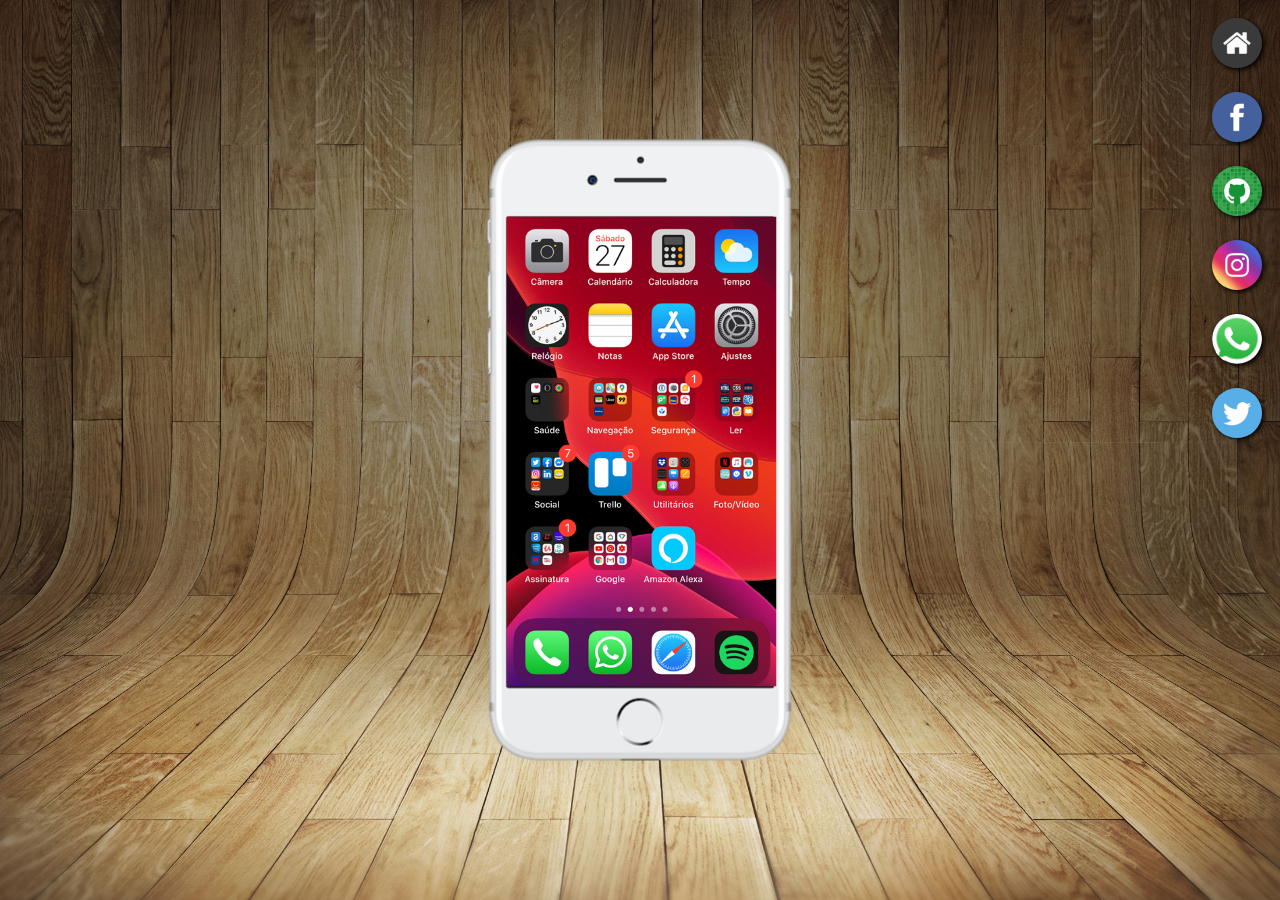
<file: index.html>
<!DOCTYPE html>
<html lang="en">
<head>
    <meta charset="UTF-8">
    <meta http-equiv="X-UA-Compatible" content="IE=edge">
    <meta name="viewport" content="width=device-width, initial-scale=1.0">
    <title>Social media</title>
    <link rel="shortcut icon" href="favicon.ico" type="image/x-icon">
</head>
<Style>
    body{
        background-image: url(imagens/fundo-madeira.jpg);
        background-repeat: no-repeat;
        background-size: cover;
        background-position: top center;
        background-attachment: fixed;
    }
    section#cell{
        height: 627px;
        width: 311px;
        position: absolute;
        top: 50%;
        left: 50%;
        background-image: url(imagens/frame-iphone.png);
        transform: translate(-50%, -50%);
    }
    iframe#tela{
        position: relative;
        top: 80px;
        left: 22px;
        height: 470px;
        width: 270px;
    }
   
    section#images>a>img{
        width: 50px;
        margin: 10px;
        border-radius: 50%;
        box-shadow: 2px 2px 5px black;
        box-sizing: border-box;
       
    }
    section#images{
        text-align: right;
    }
    section#images>a>img:hover{
        border: 2px solid white;
        transform: translate(-5px, -5px);
        transition: transform 1s;
    }
    
</Style>
<body>
    <main>
        <section id="cell">
            <iframe src="home.html" name="tela" id="tela" frameborder="0"></iframe>
        </section>

        <section id="images">
        <a href="home.html" target="tela"><img src="imagens/logo-home.jpg" alt="Home"></a> <br>         
        <a href="facebook.html" target="tela"><img src="imagens/logo-facebook.jpg" alt="Facebook"></a><br>
        <a href="github.html" target="tela"><img src="imagens/logo-github.jpg" alt="Gituhub"></a><br>
        <a href="instagram.html" target="tela"><img src="imagens/logo-instagram.jpg" alt="Instagram"></a><br>
        <a href="whatsapp.html" target="tela"><img src="imagens/logo-whatsapp.png" alt="Whatsapp"></a><br>
        <a href="twitter.html" target="tela"><img src="imagens/logo-twitter.jpg" alt="Twitter"></a>
        
        </section>
    </main>
    
</body>
</html>
</file>
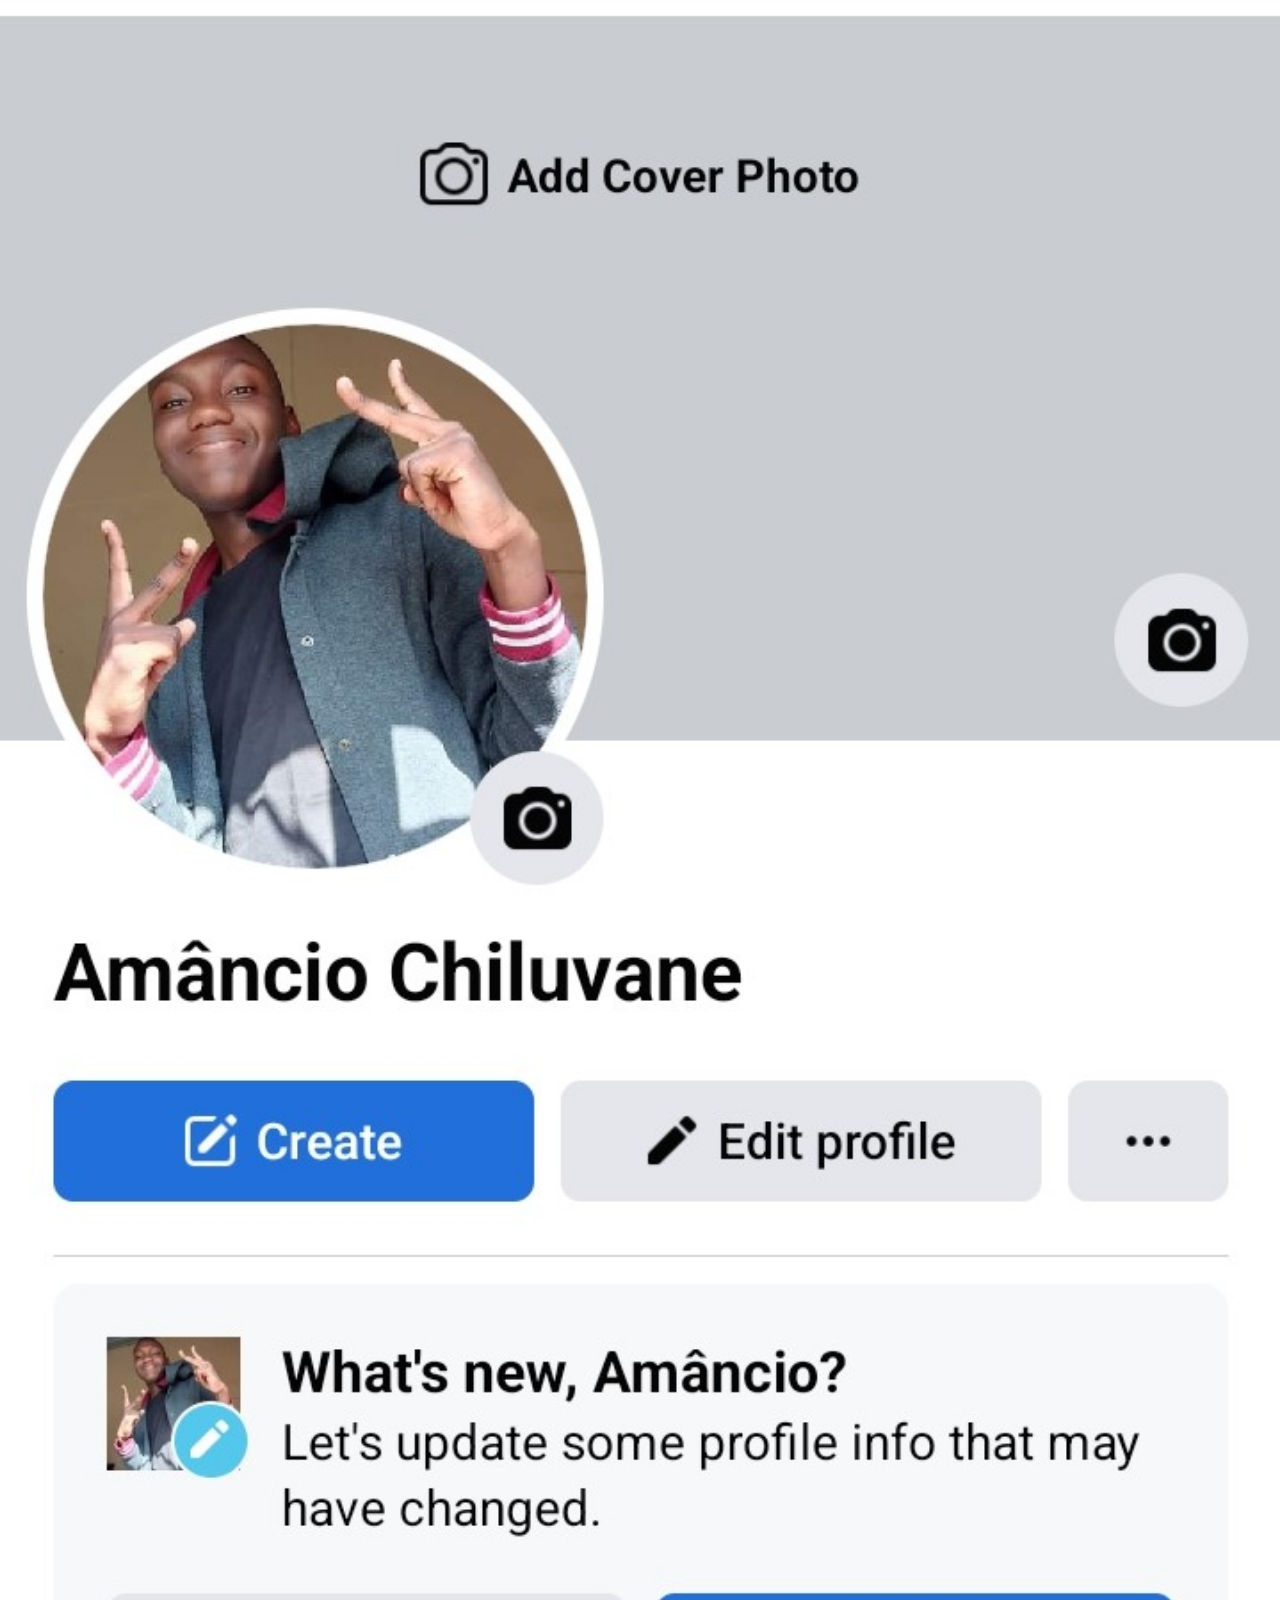
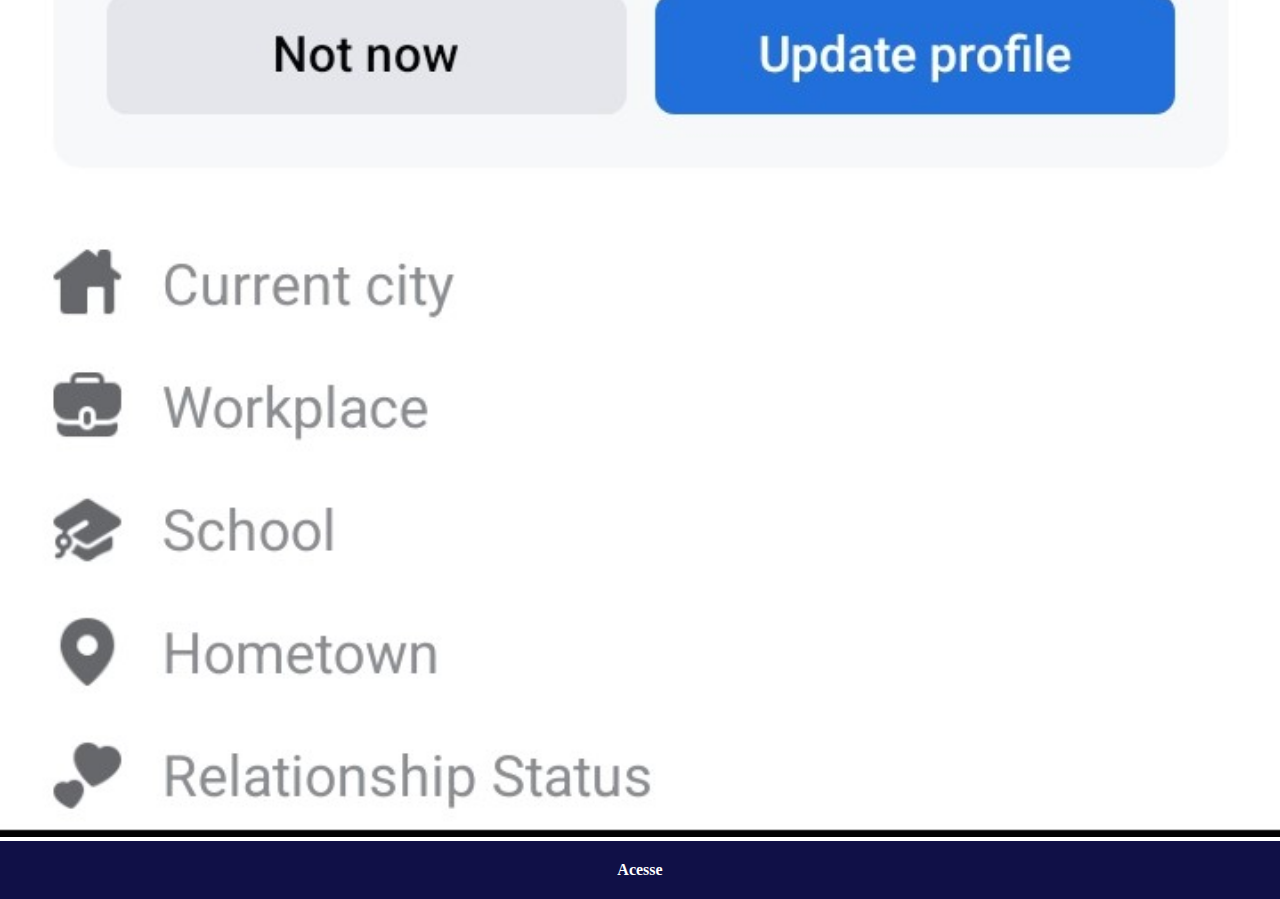
<file: facebook.html>
<!DOCTYPE html>
<html lang="en">
<head>
    <meta charset="UTF-8">
    <meta http-equiv="X-UA-Compatible" content="IE=edge">
    <meta name="viewport" content="width=device-width, initial-scale=1.0">
    <title>Document</title>
    <link rel="stylesheet" href="social.css">
</head>
<body>
   <img src="imagens/fb.jpg" alt="Facebook">
   <a href="https://www.facebook.com/amancio.chiluvane.10?mibextid=ZbWKwL" target="_blank">Acesse</a> 
</body>
</html>
</file>
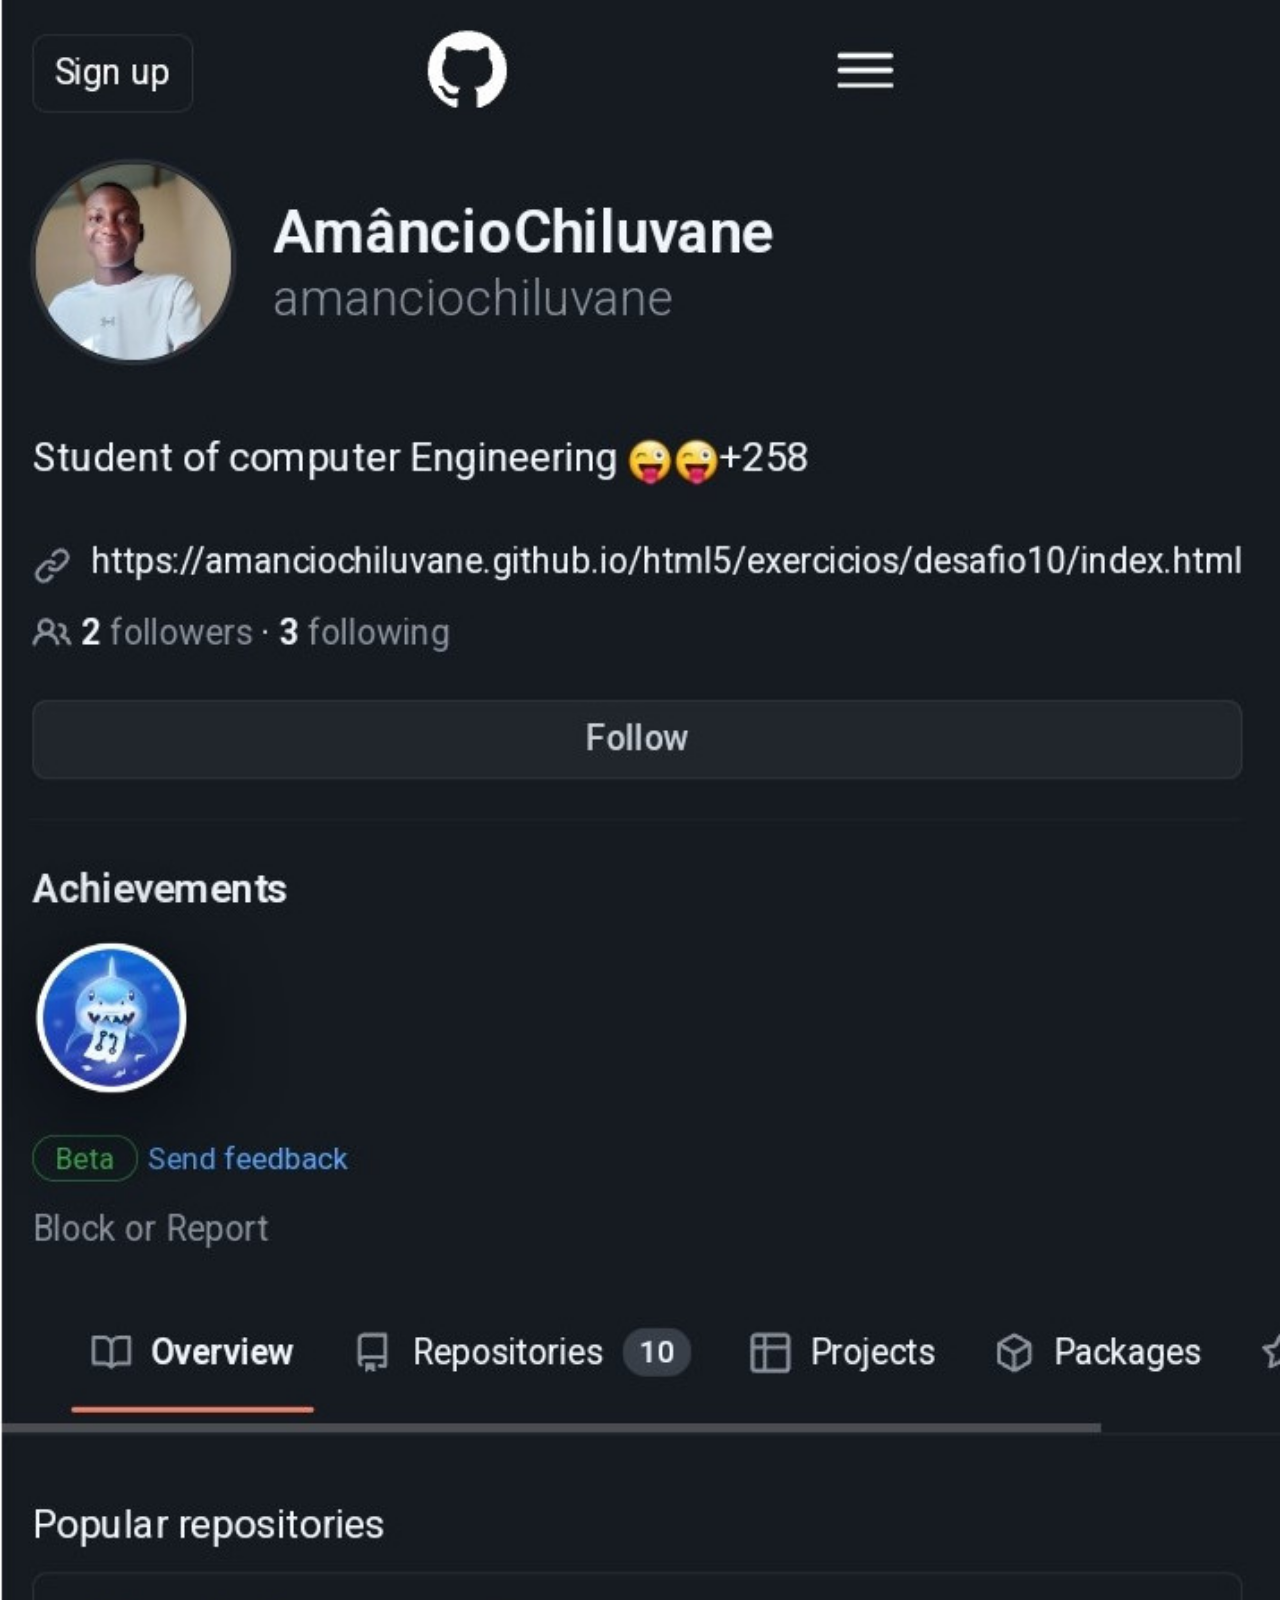
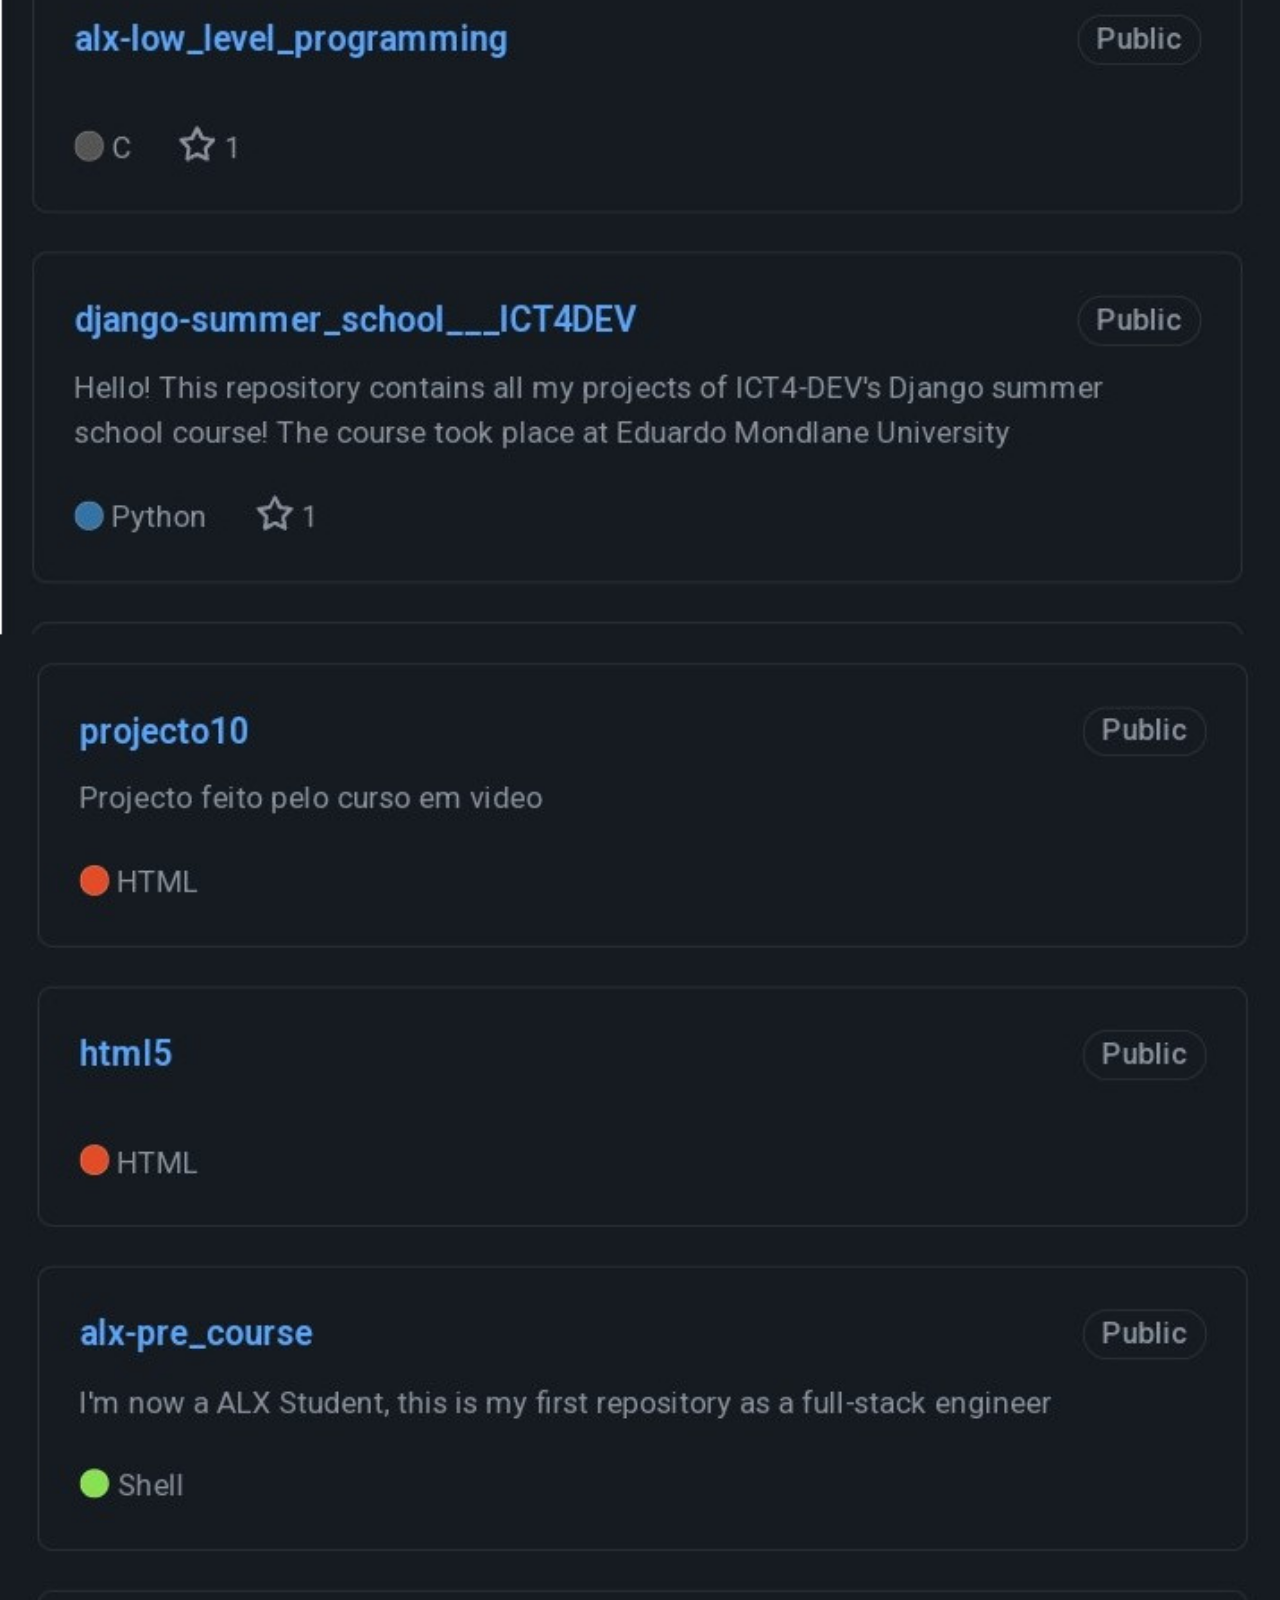
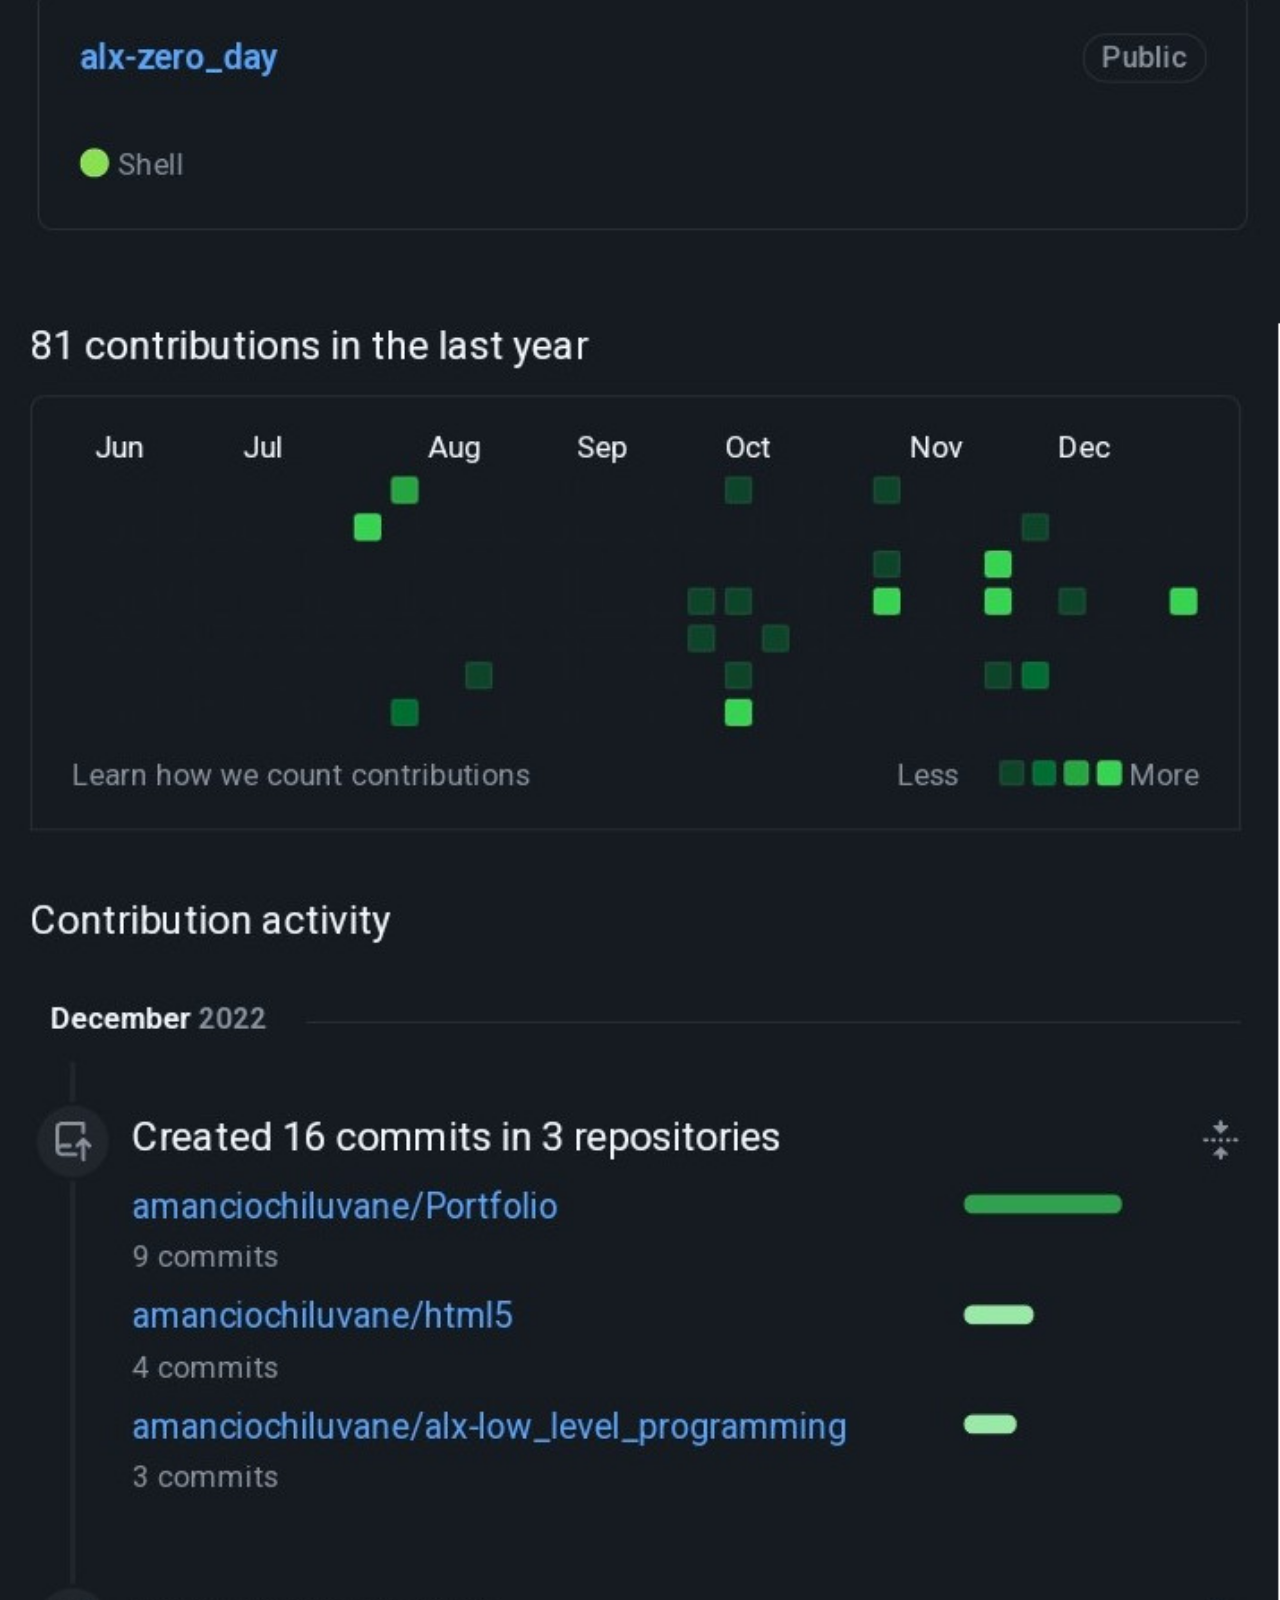
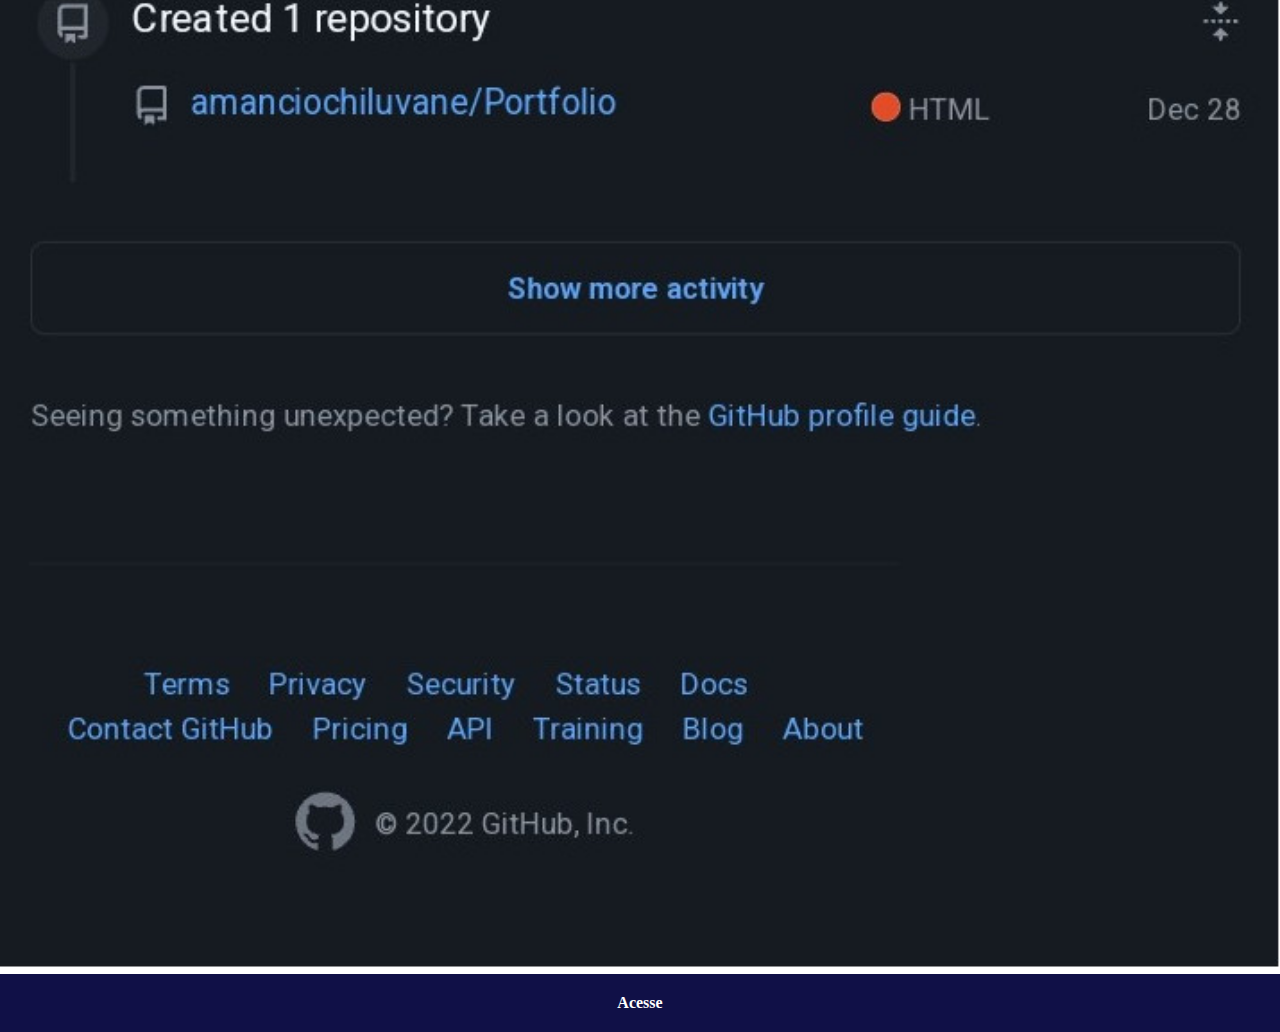
<file: github.html>
<!DOCTYPE html>
<html lang="en">
<head>
    <meta charset="UTF-8">
    <meta http-equiv="X-UA-Compatible" content="IE=edge">
    <meta name="viewport" content="width=device-width, initial-scale=1.0">
    <title>Document</title>
    <link rel="stylesheet" href="social.css">
</head>
<body>
    <img src="imagens/git.jpg" alt="github">
    <a href="https://github.com/amanciochiluvane" target="_blank" rel="noopener noreferrer">Acesse</a>
</body>
</html>
</file>
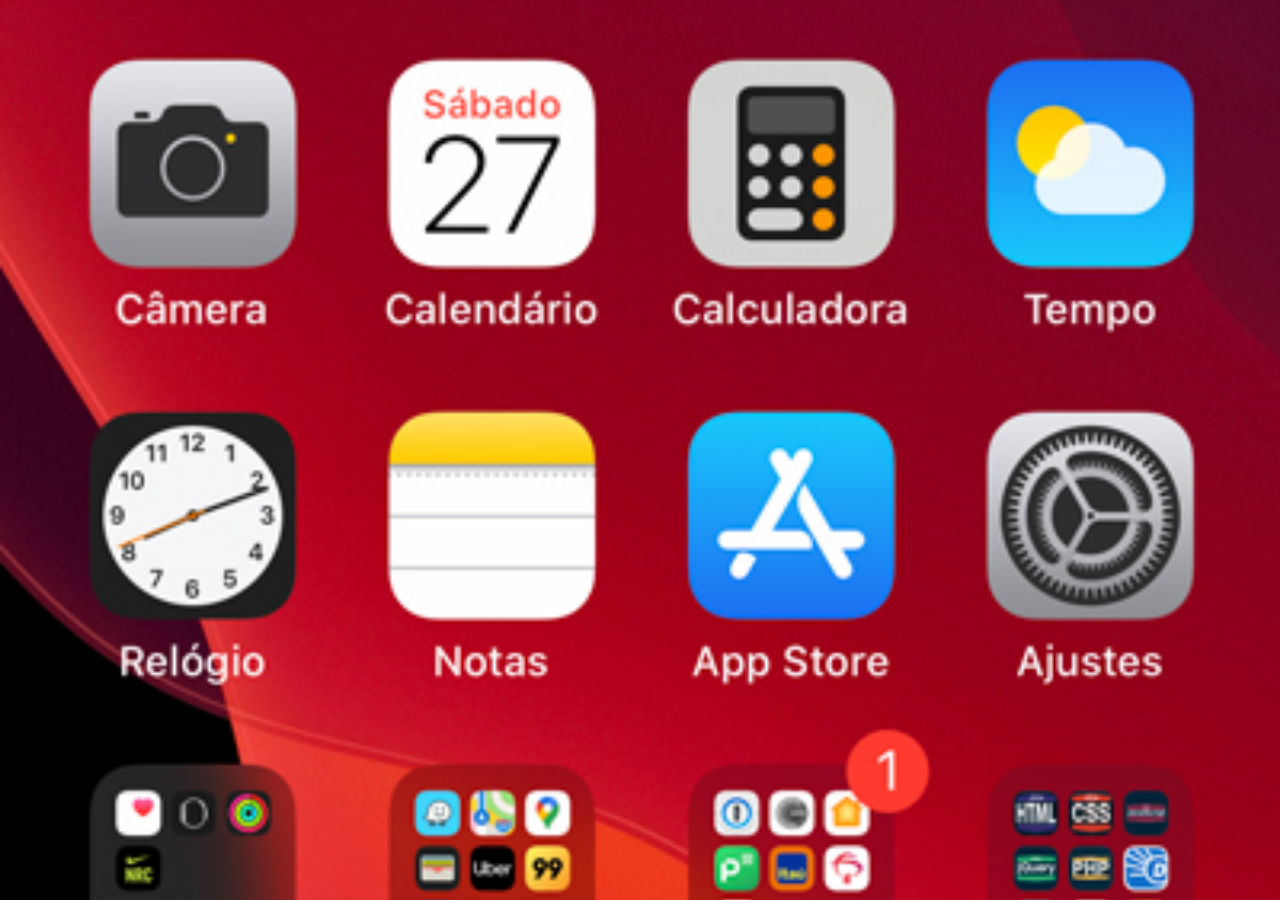
<file: home.html>
<!DOCTYPE html>
<html lang="en">
<head>
    <meta charset="UTF-8">
    <meta http-equiv="X-UA-Compatible" content="IE=edge">
    <meta name="viewport" content="width=device-width, initial-scale=1.0">
    <title>Home</title>
</head>
<style>
    *{
        margin: 0px;
        padding: 0px;
    }
    body{
        background-image: url(imagens/tela-home.jpg);
        background-position: top center;
        background-repeat: no-repeat;
        background-attachment: fixed;
        background-size: cover;

    }
</style>
<body>
    
</body>
</html>
</file>
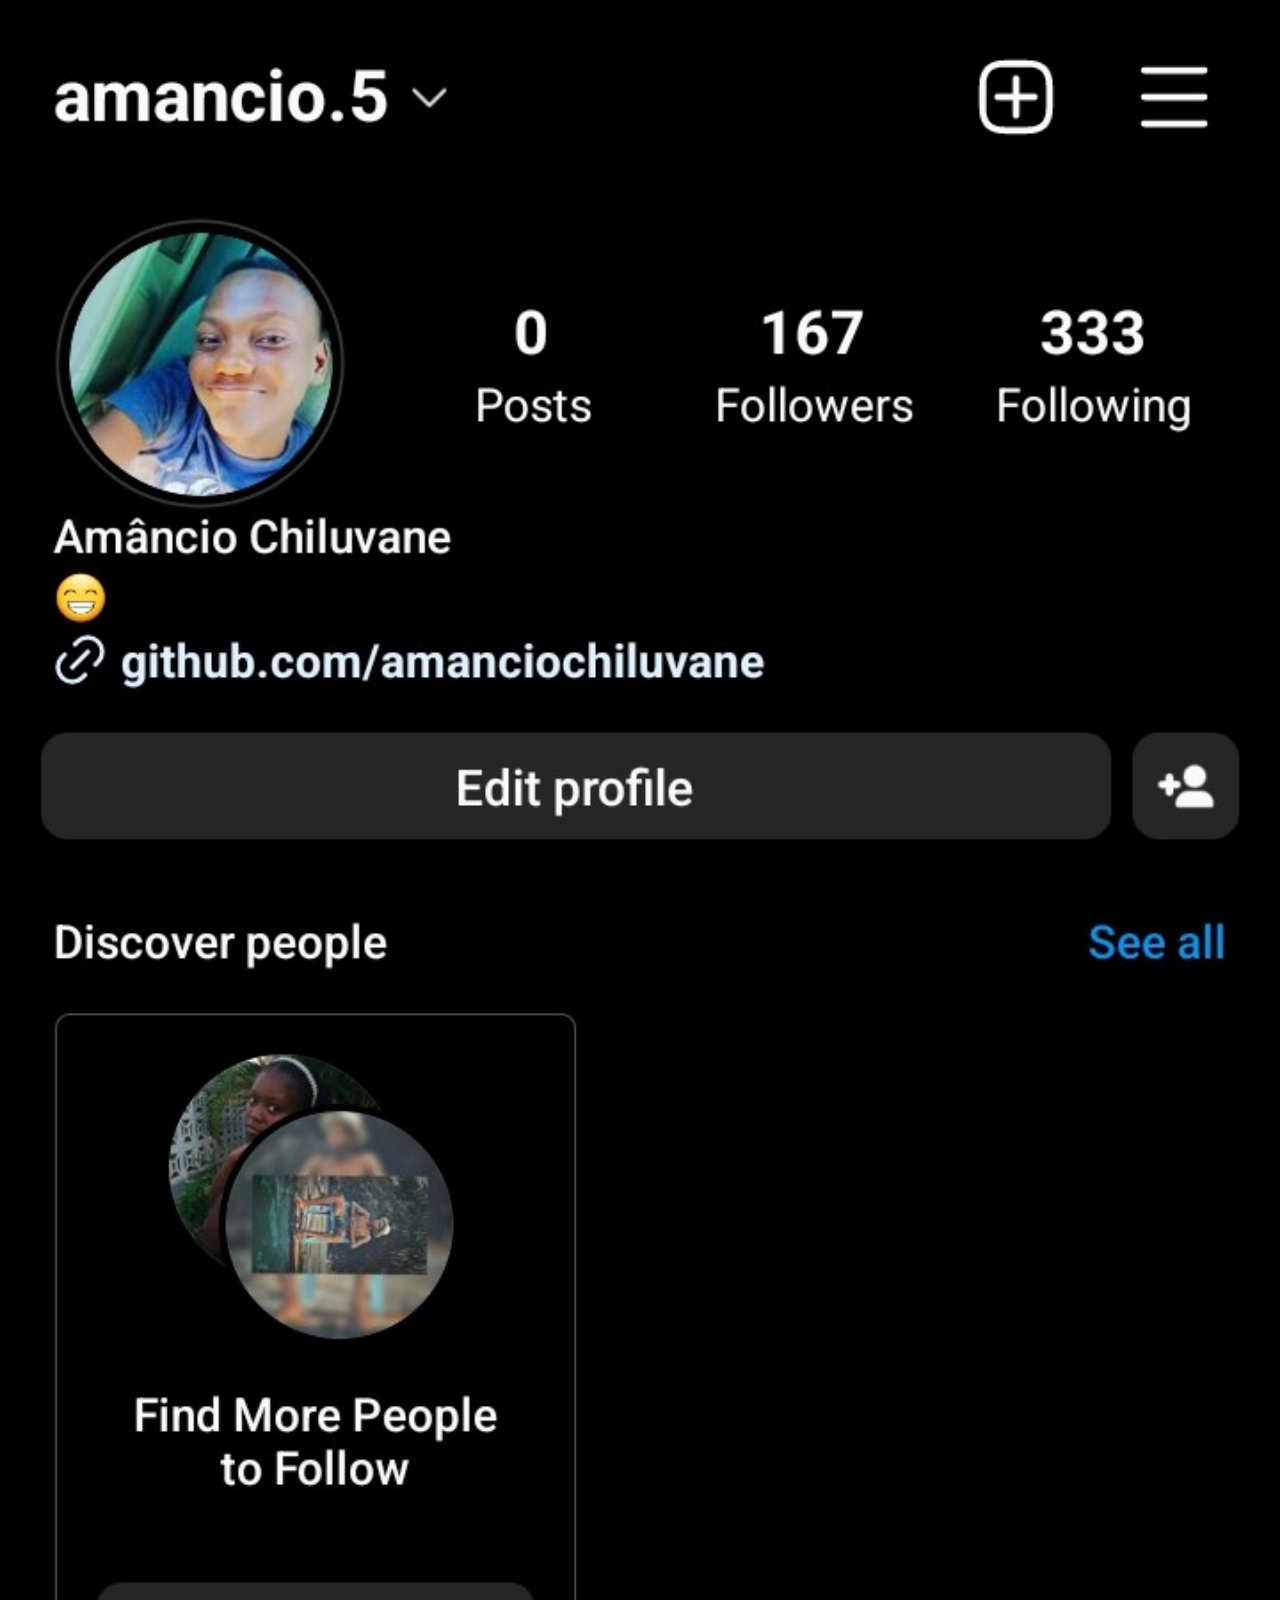
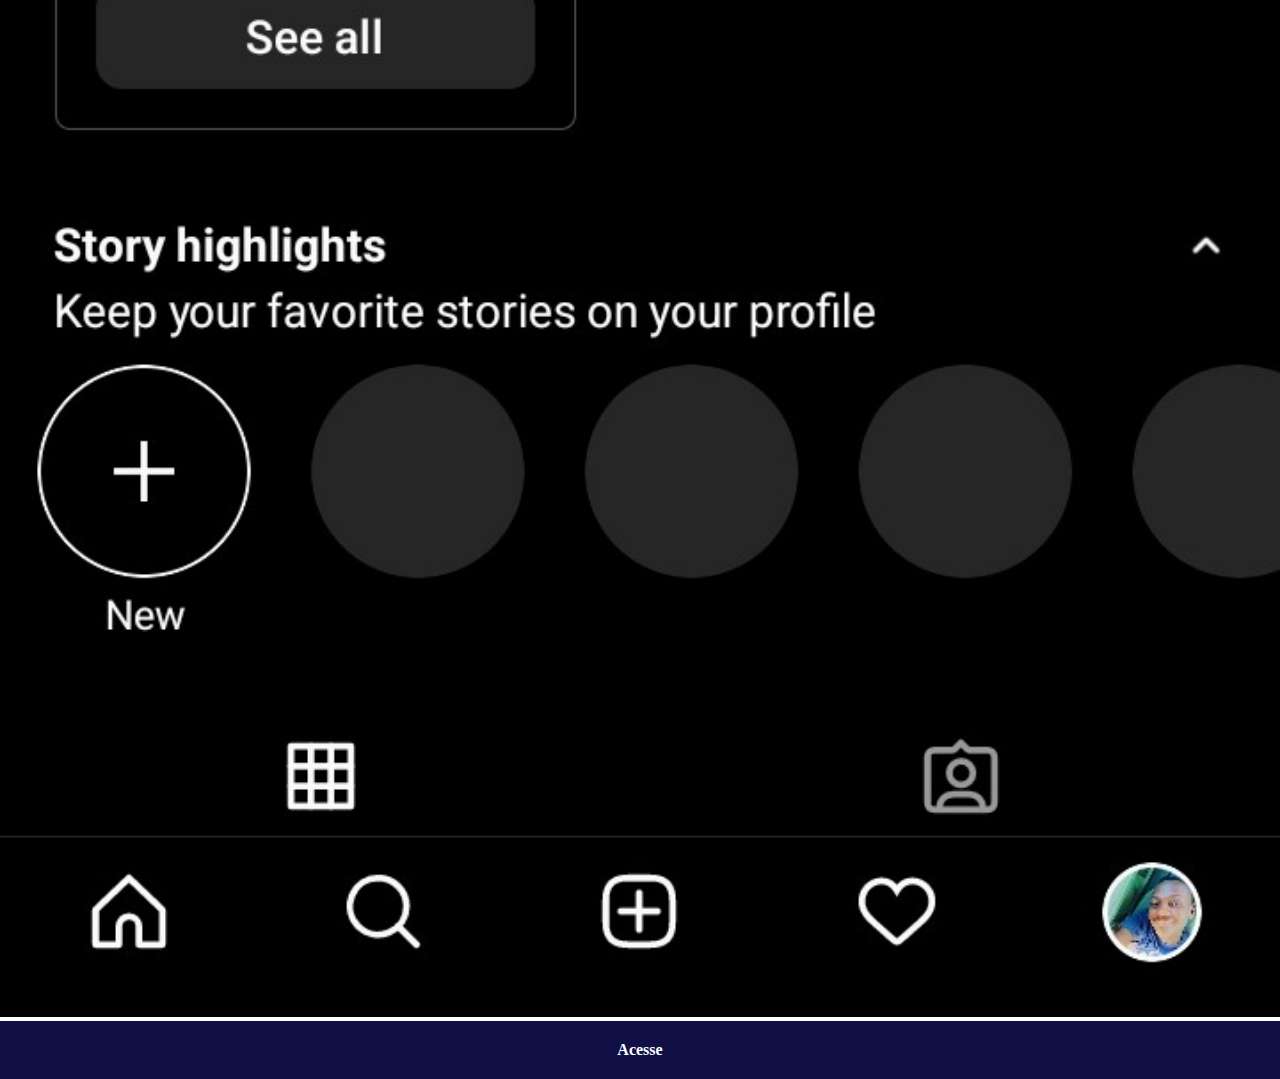
<file: instagram.html>
<!DOCTYPE html>
<html lang="en">
<head>
    <meta charset="UTF-8">
    <meta http-equiv="X-UA-Compatible" content="IE=edge">
    <meta name="viewport" content="width=device-width, initial-scale=1.0">
    <title>Document</title>
    <link rel="stylesheet" href="social.css">
</head>
<body>
<img src="imagens/insta.jpg" alt="Instagram">
<a href="https://www.instagram.com/invites/contact/?i=i8t2qah3htnx&utm_content=2l5ppuo" target="_blank" rel="noopener noreferrer">Acesse</a>    
</body>
</html>
</file>
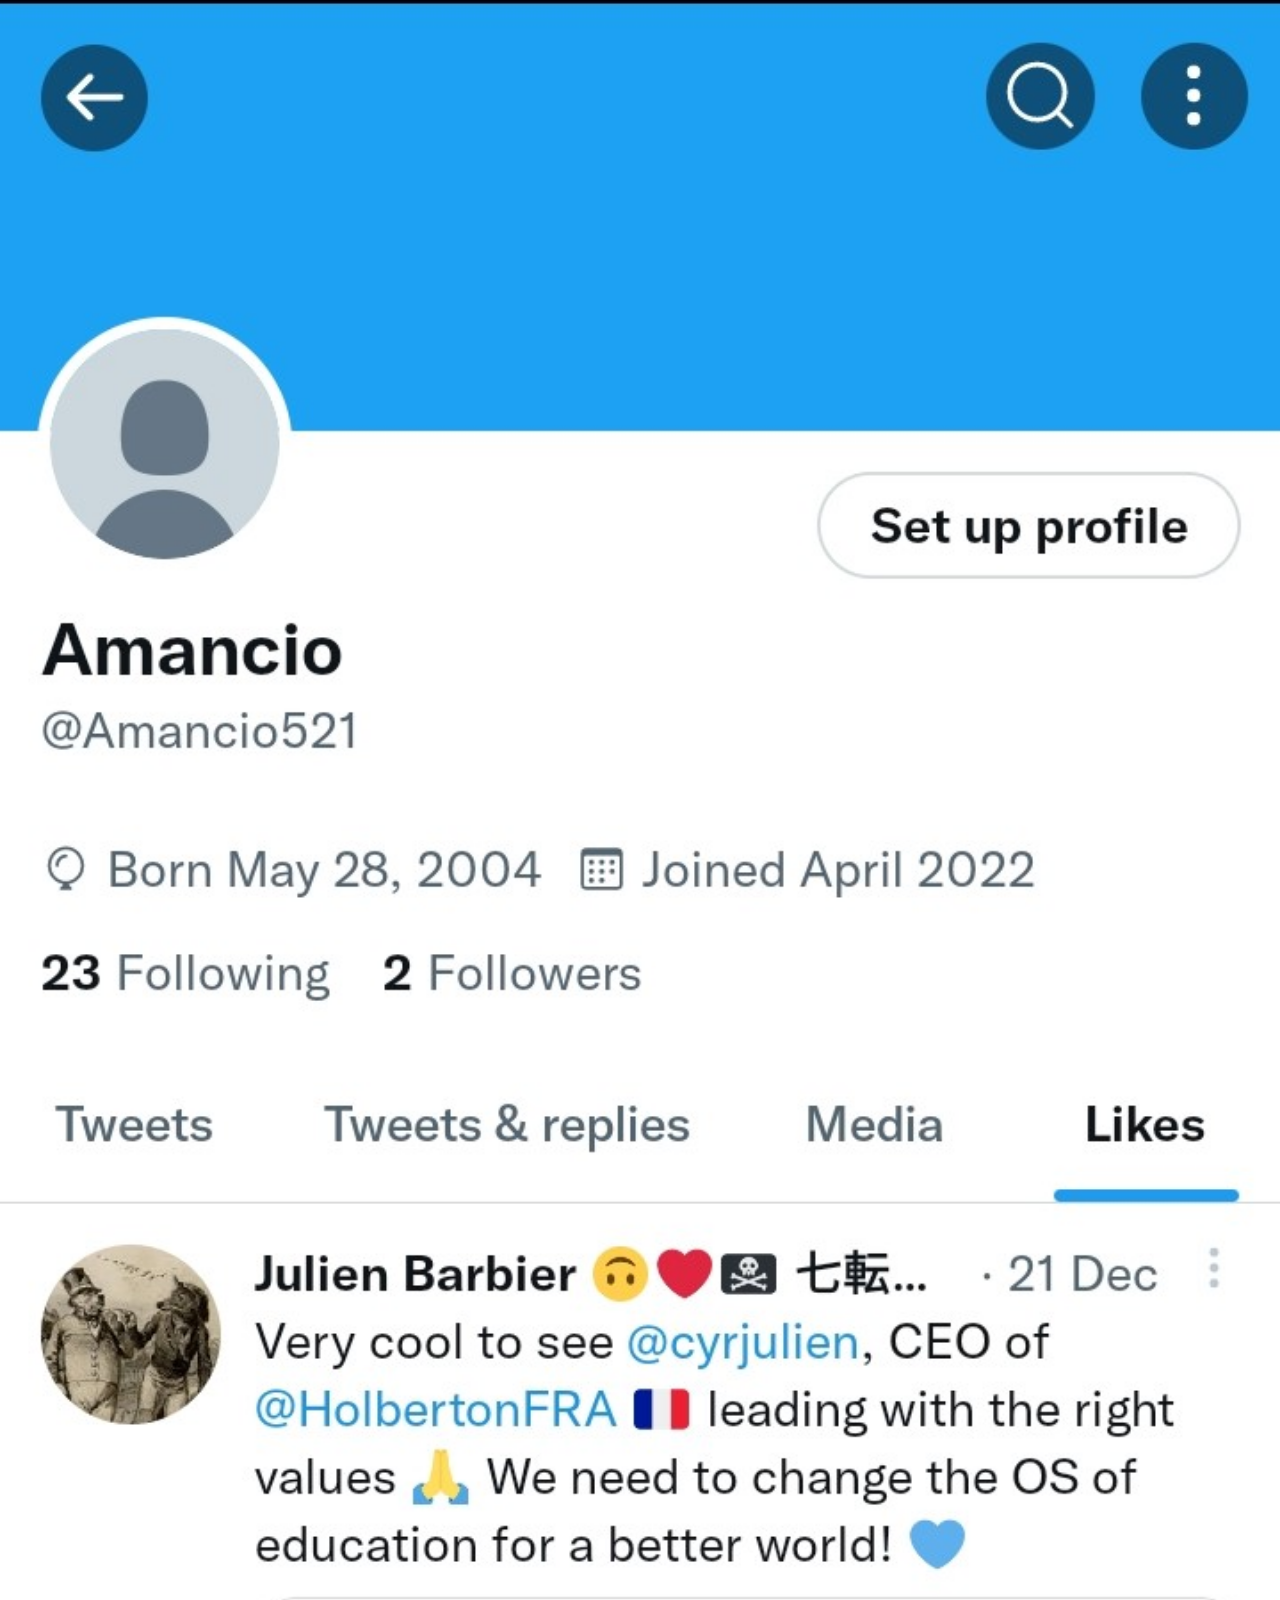
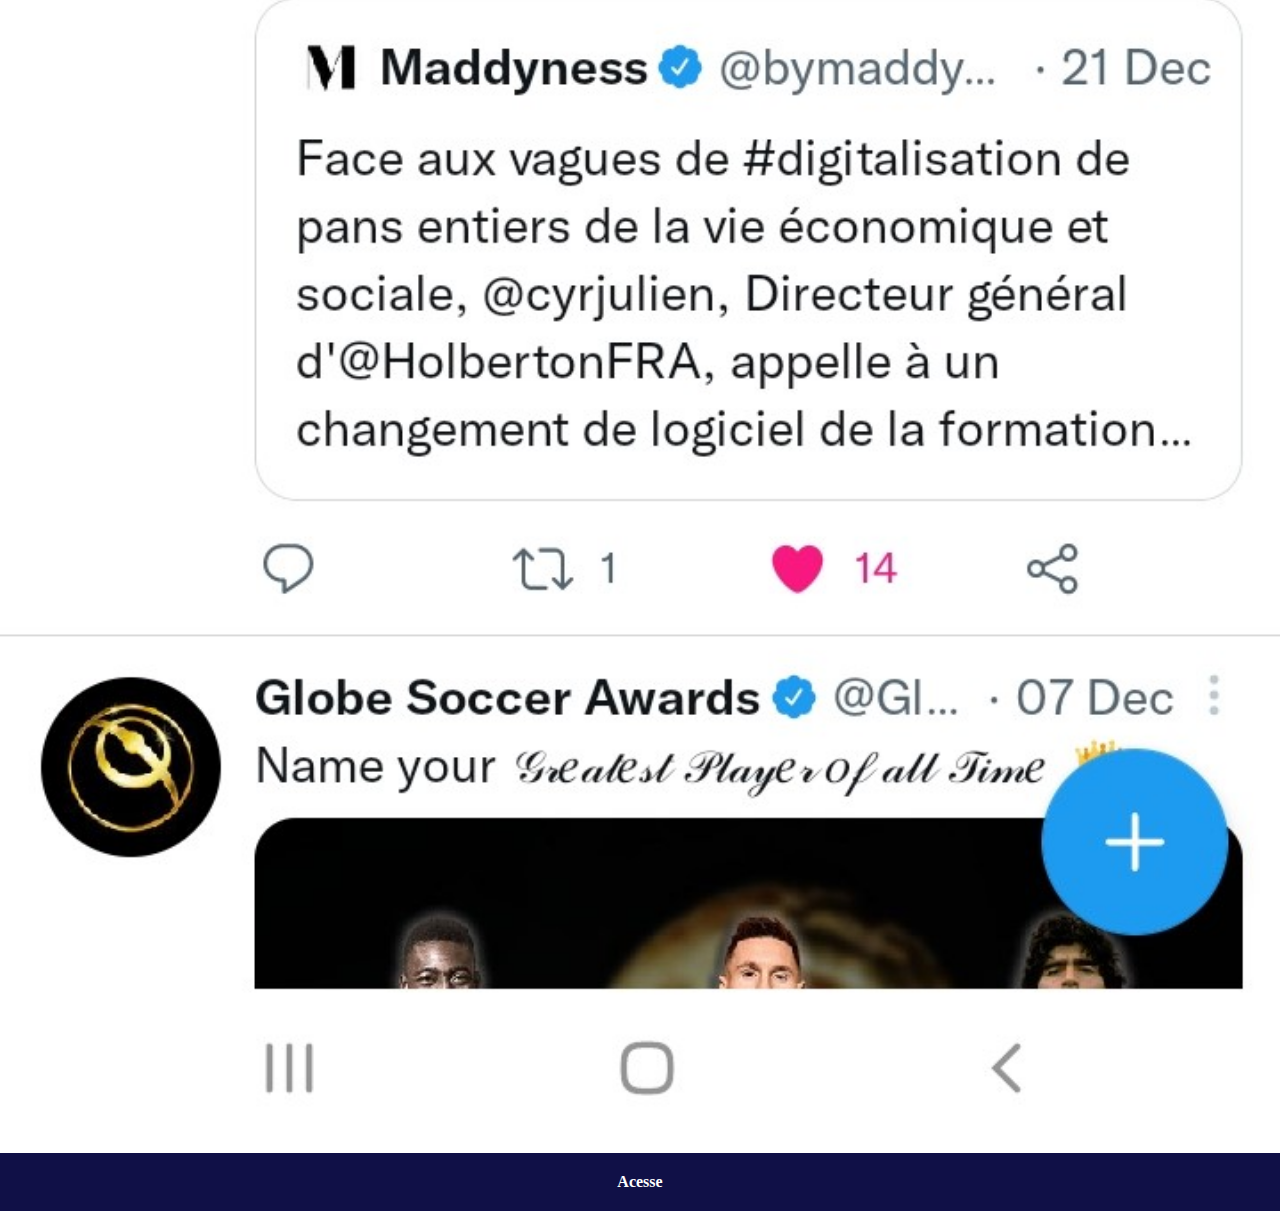
<file: twitter.html>
<!DOCTYPE html>
<html lang="en">
<head>
    <meta charset="UTF-8">
    <meta http-equiv="X-UA-Compatible" content="IE=edge">
    <meta name="viewport" content="width=device-width, initial-scale=1.0">
    <title>Document</title>
    <link rel="stylesheet" href="social.css">

</head>
<body>
    <img src="imagens/twitter.jpg" alt="Twitter">
    <a href="https://twitter.com/Amancio521?t=jCBiKXw1H0VGbkJQQzKbOw&s=09" target="_blank" rel="noopener noreferrer">Acesse</a>
</body>
</html>
</file>
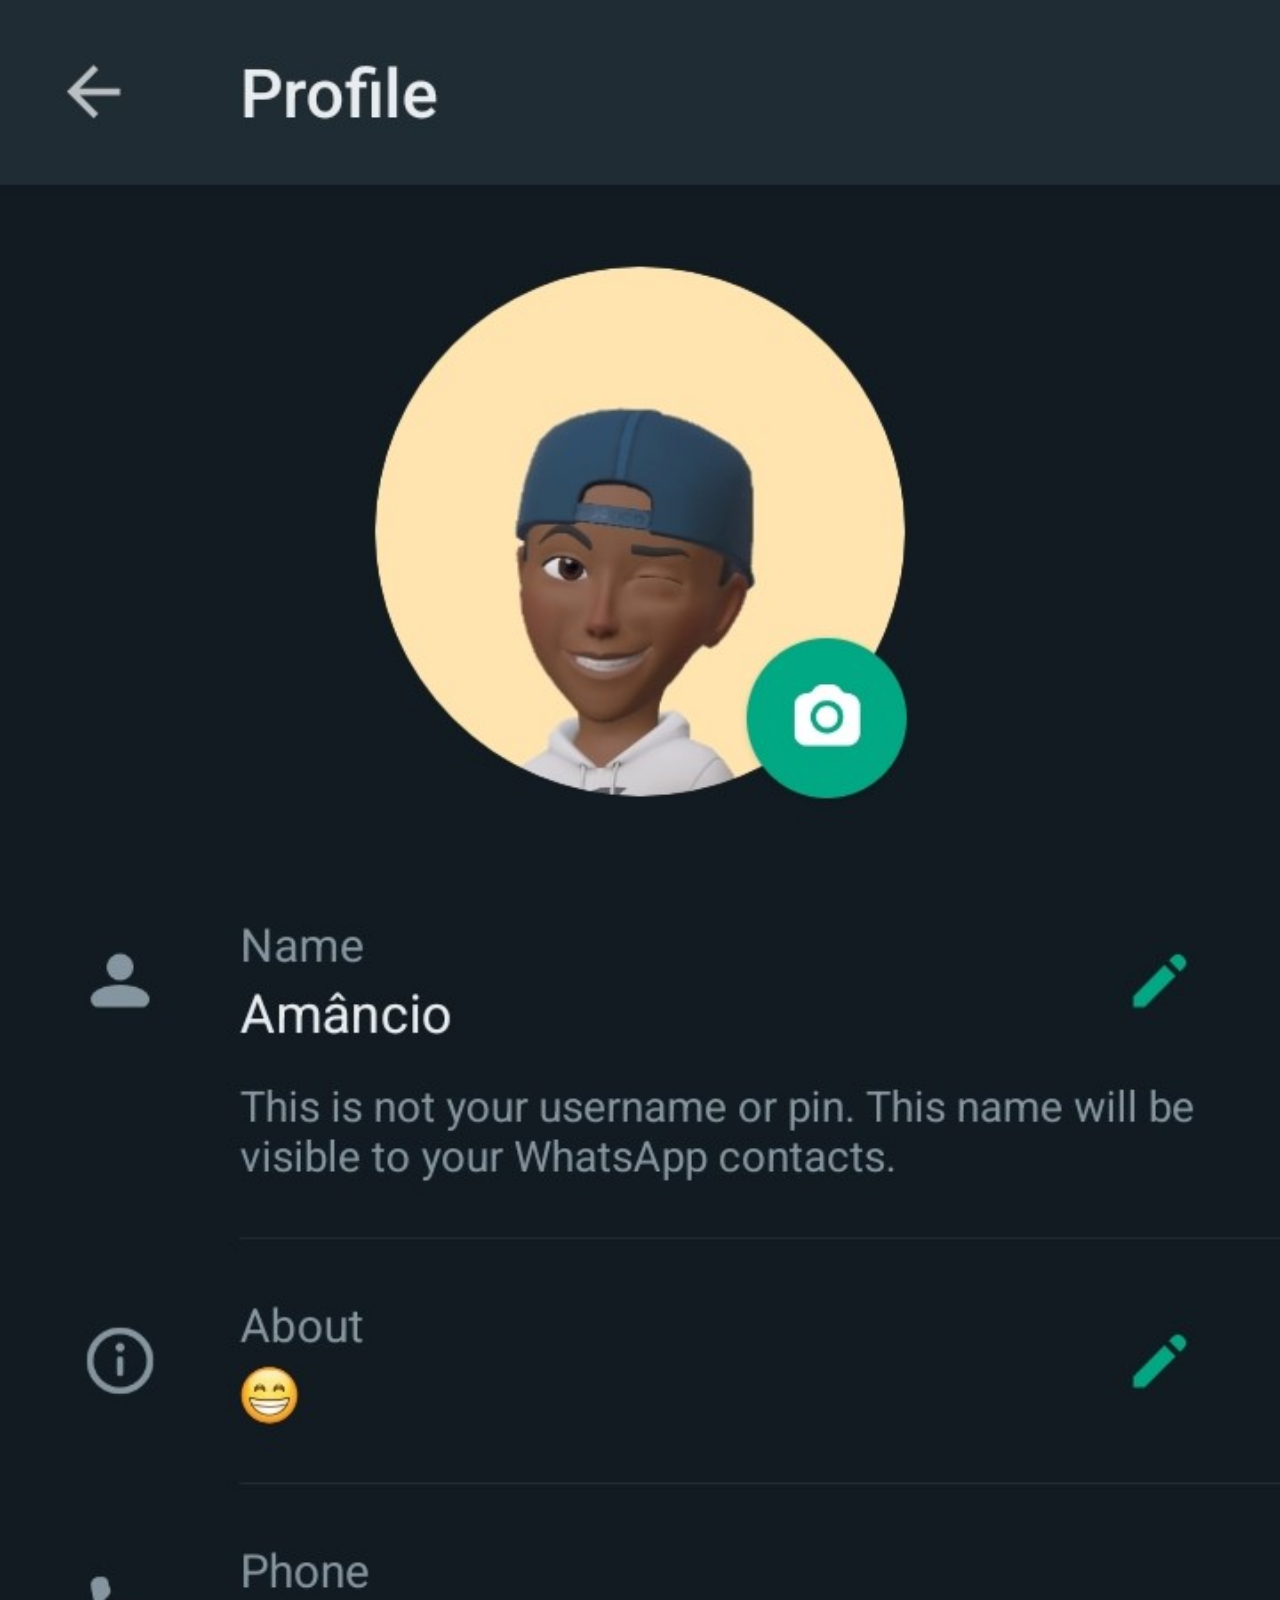
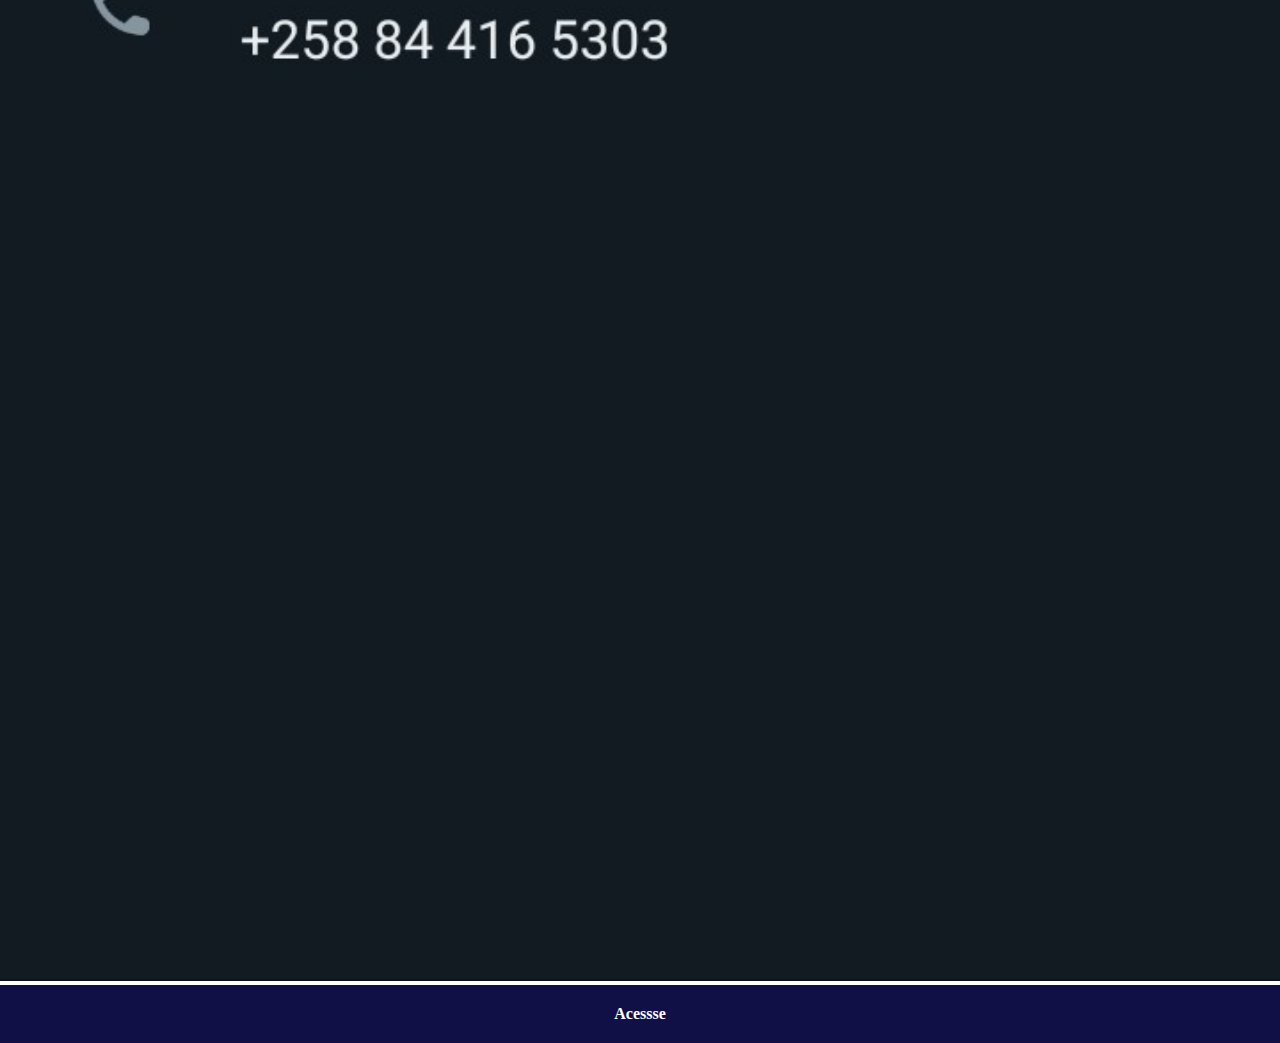
<file: whatsapp.html>
<!DOCTYPE html>
<html lang="en">
<head>
    <meta charset="UTF-8">
    <meta http-equiv="X-UA-Compatible" content="IE=edge">
    <meta name="viewport" content="width=device-width, initial-scale=1.0">
    <title>Doc</title>
    <link rel="stylesheet" href="social.css">
</head>
<body>
    <img src="imagens/whatsapp.jpg" alt="Youtube">
    <a href="https://wa.link/kmb5on"target="_blank">Acessse</a>
    
</body>
</html>
</file>
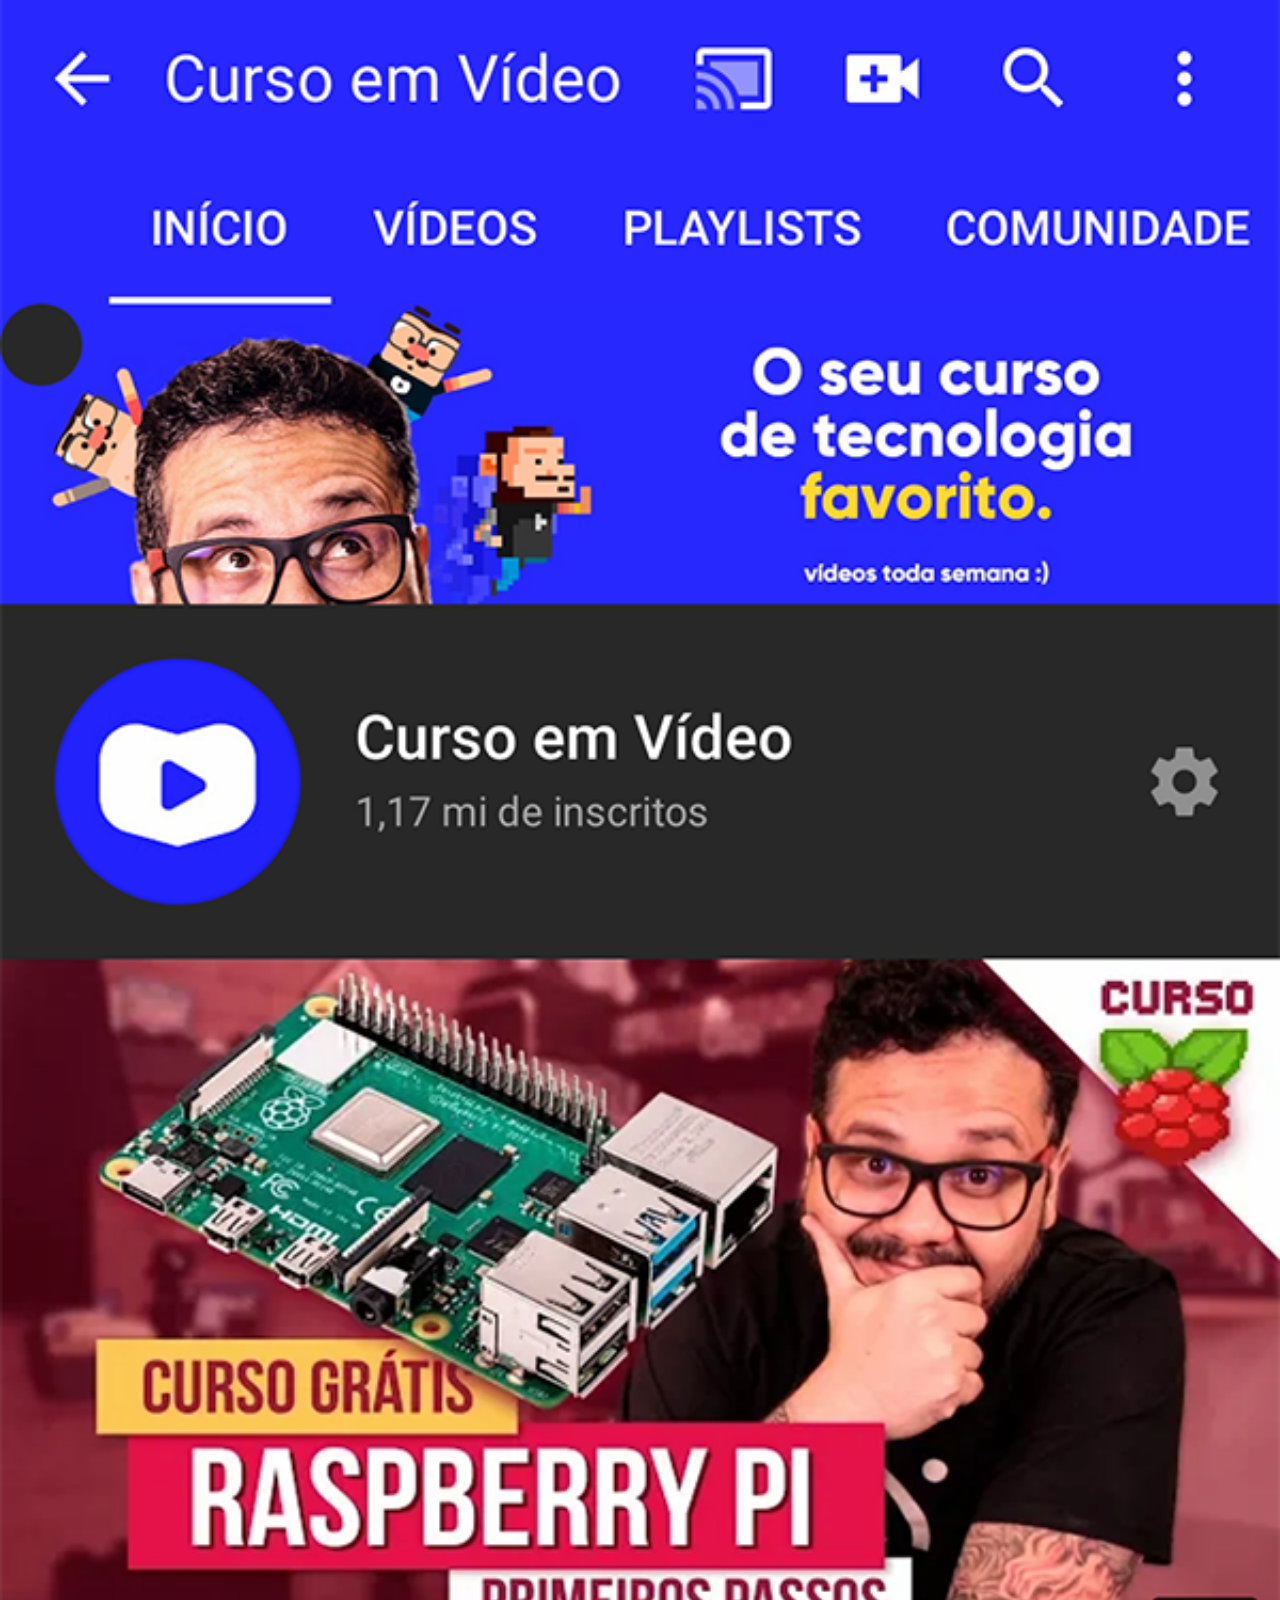
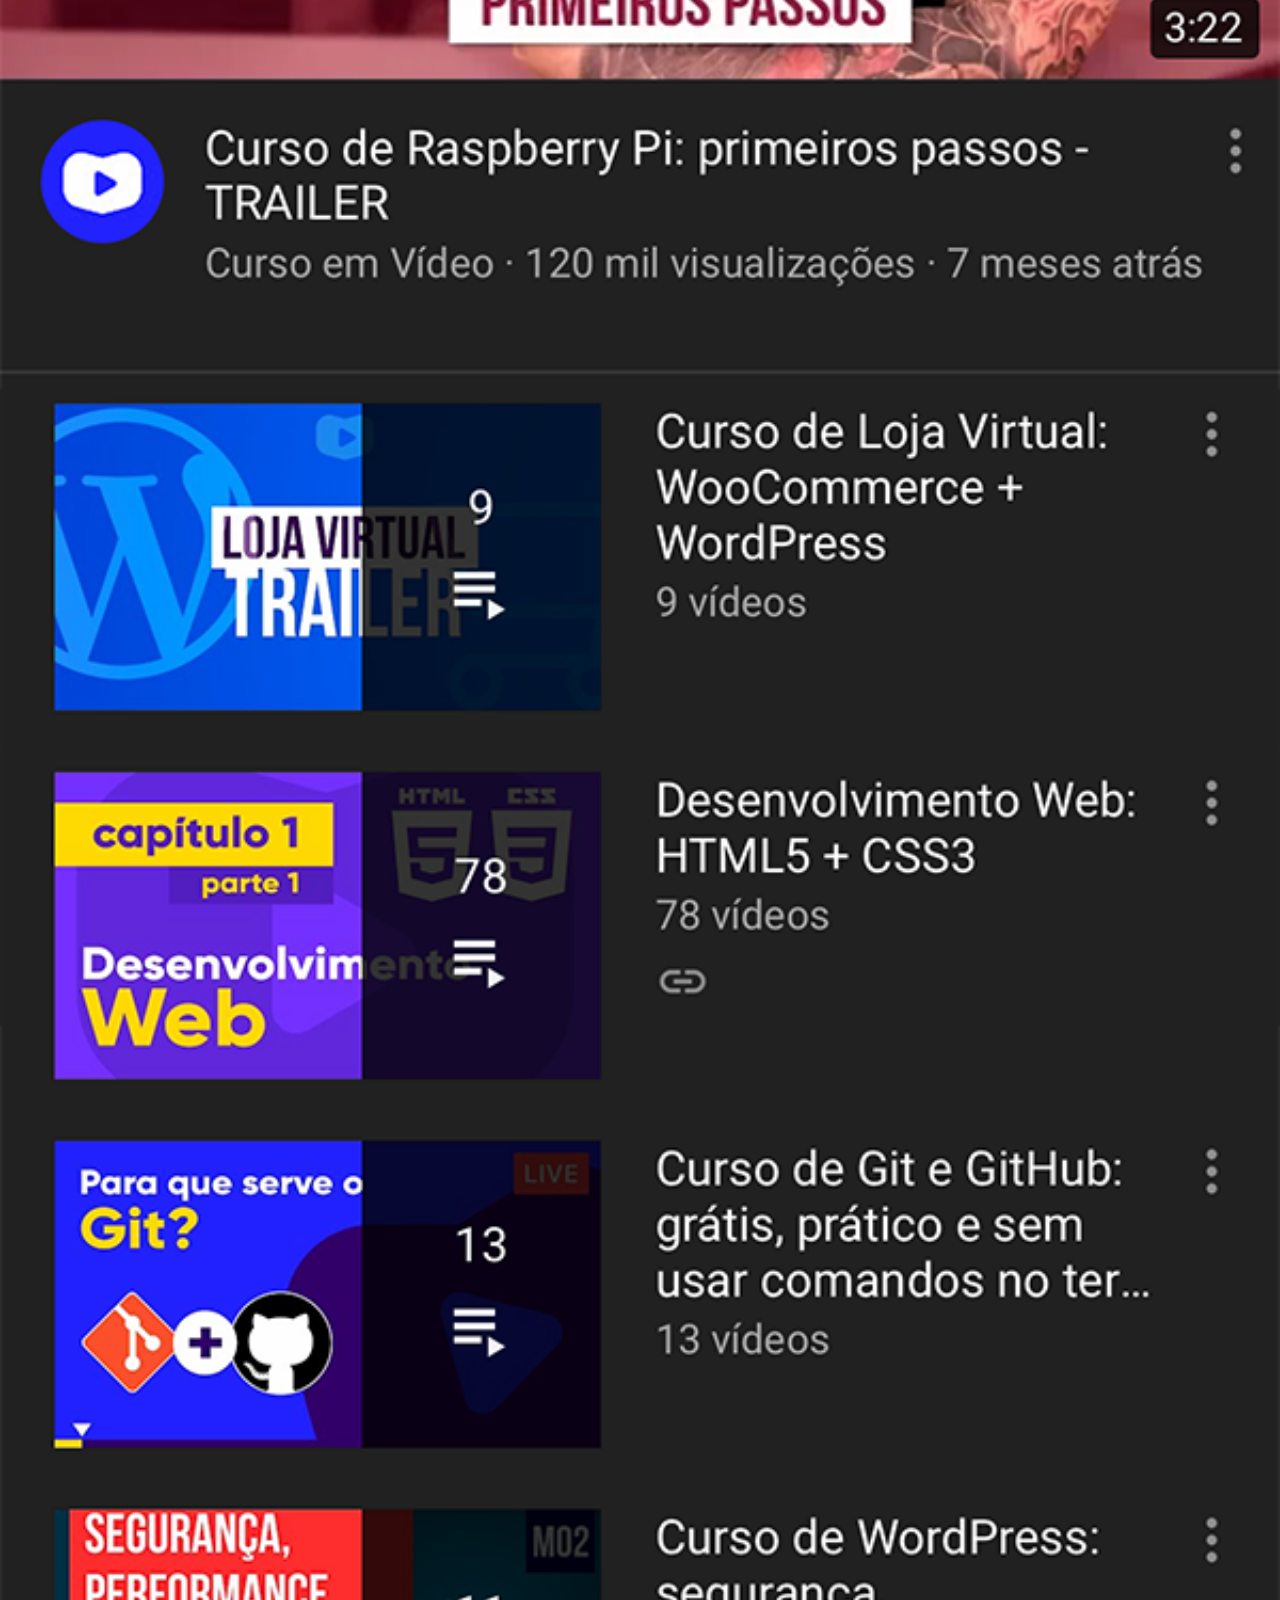
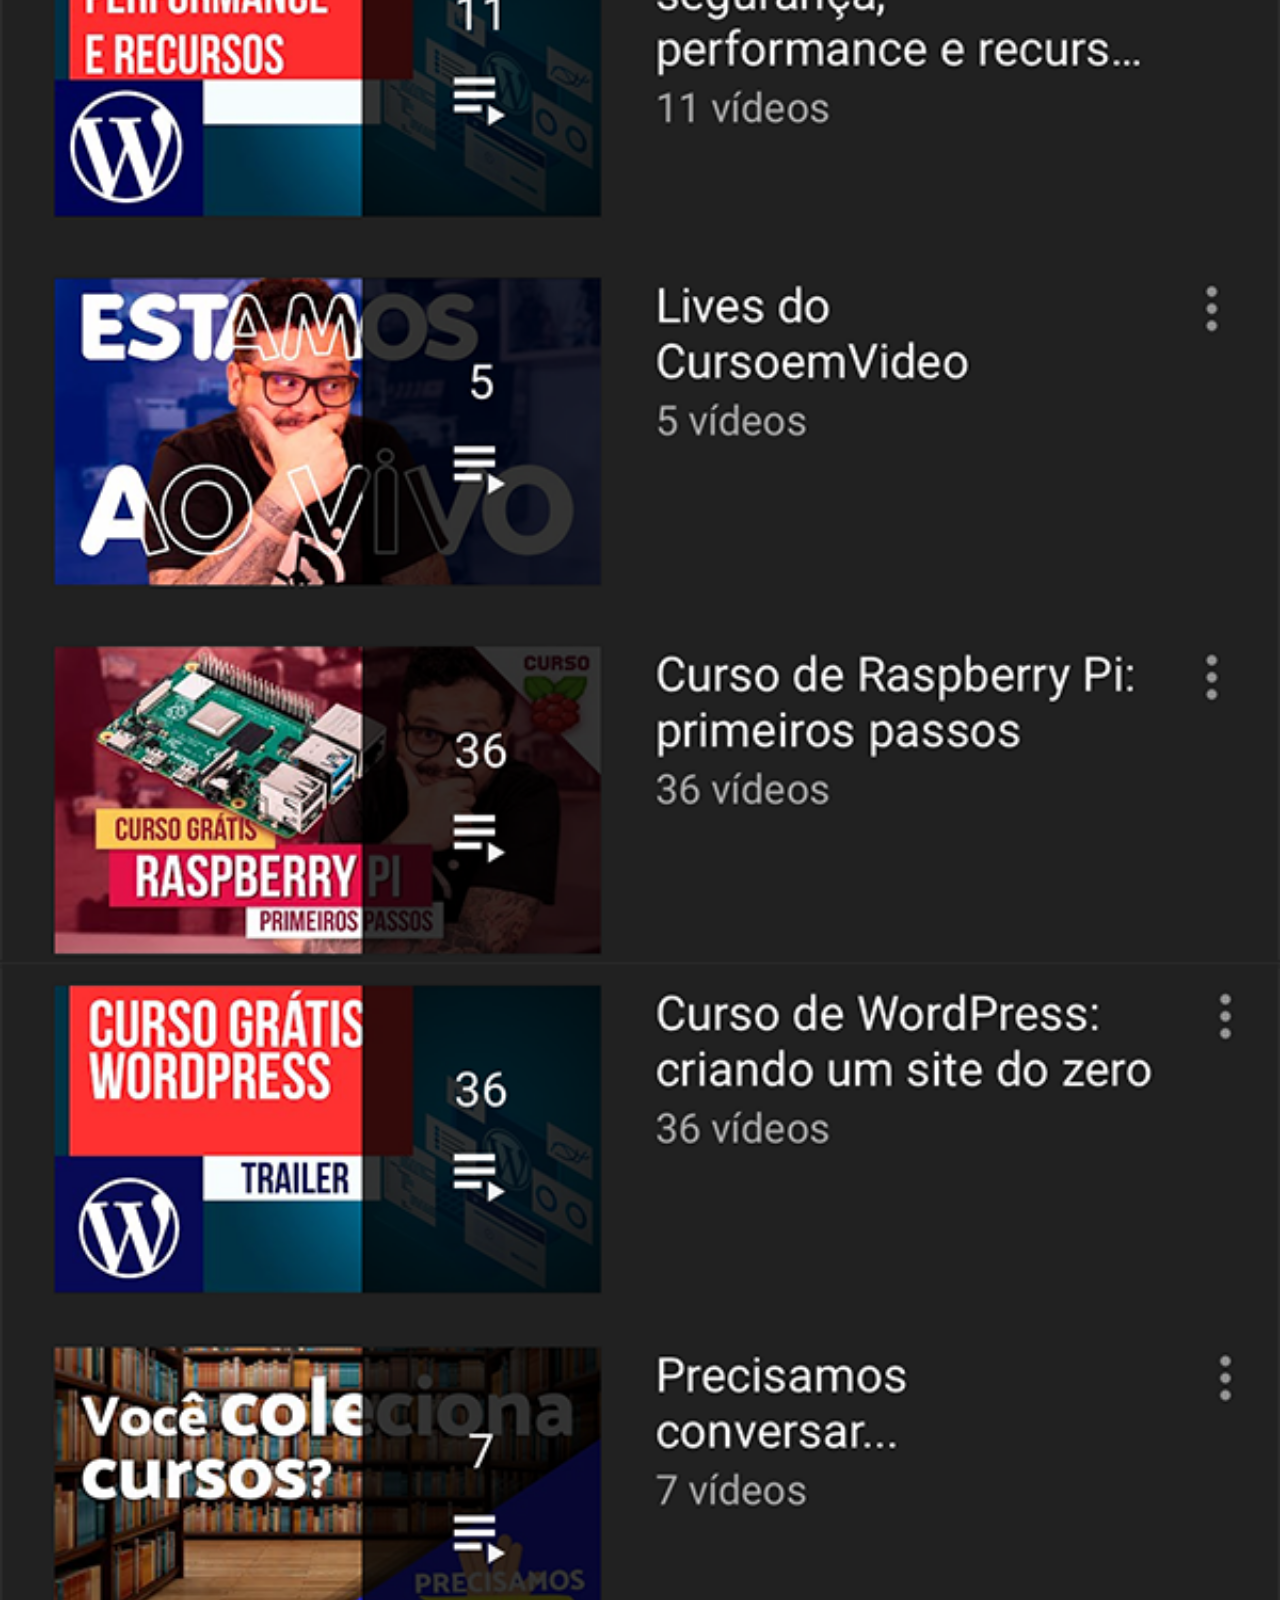
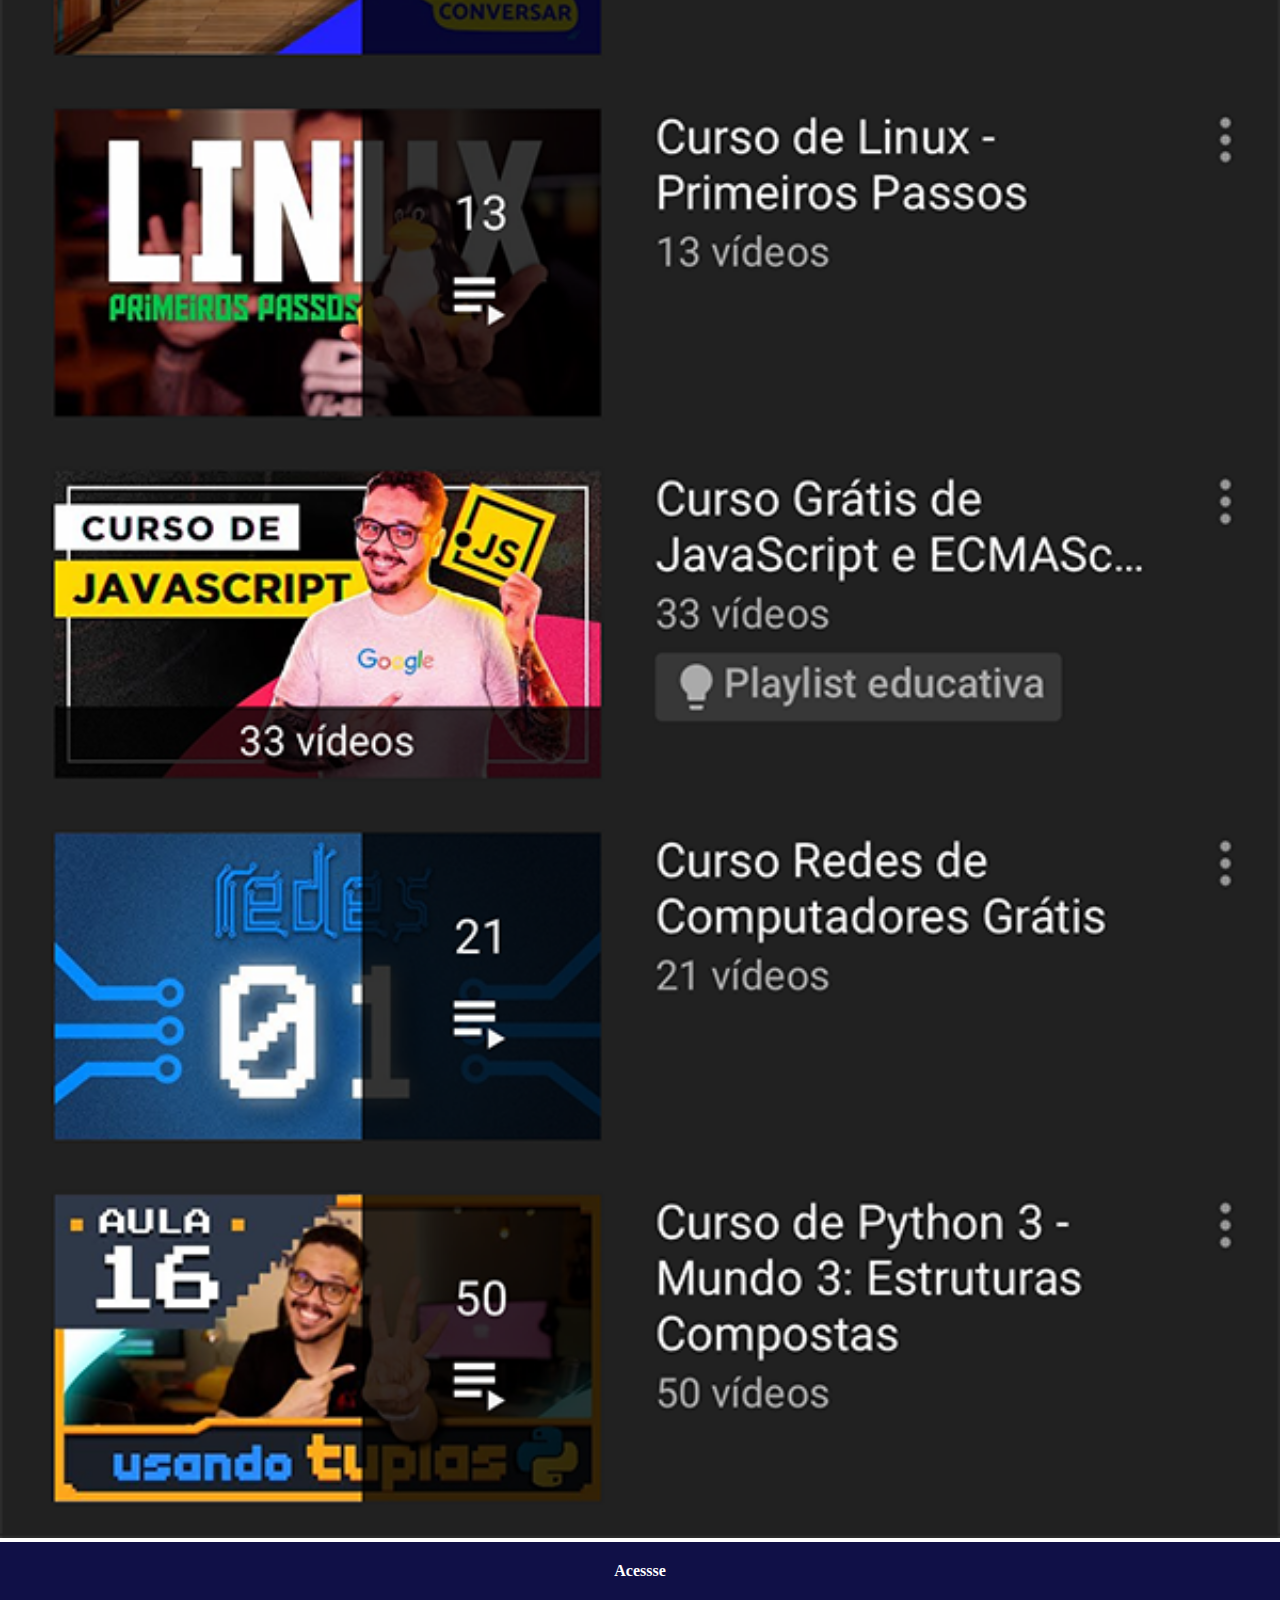
<file: youtube.html>
<!DOCTYPE html>
<html lang="en">
<head>
    <meta charset="UTF-8">
    <meta http-equiv="X-UA-Compatible" content="IE=edge">
    <meta name="viewport" content="width=device-width, initial-scale=1.0">
    <title>Doc</title>
    <link rel="stylesheet" href="social.css">
</head>
<body>
    <img src="imagens/tela-youtube.png" alt="Youtube">
    <a href=""target="_blank">Acessse</a>
    
</body>
</html>
</file>
<file: social.css>
@charset "UTF-8";
*{
    margin: 0px;
    padding: 0px;
}
::-webkit-scrollbar{
    width: 0px;
    height: 0px;
}
img{
    width: 100vw;
}
a{
    display: block;
    background-color: rgb(16, 16, 71);
    color:white;
    font-weight: bold;
    text-decoration: none;
    text-align: center;
    padding: 20px;
}
a:hover{
    background-color: aqua;
    color: black;
}
</file>
